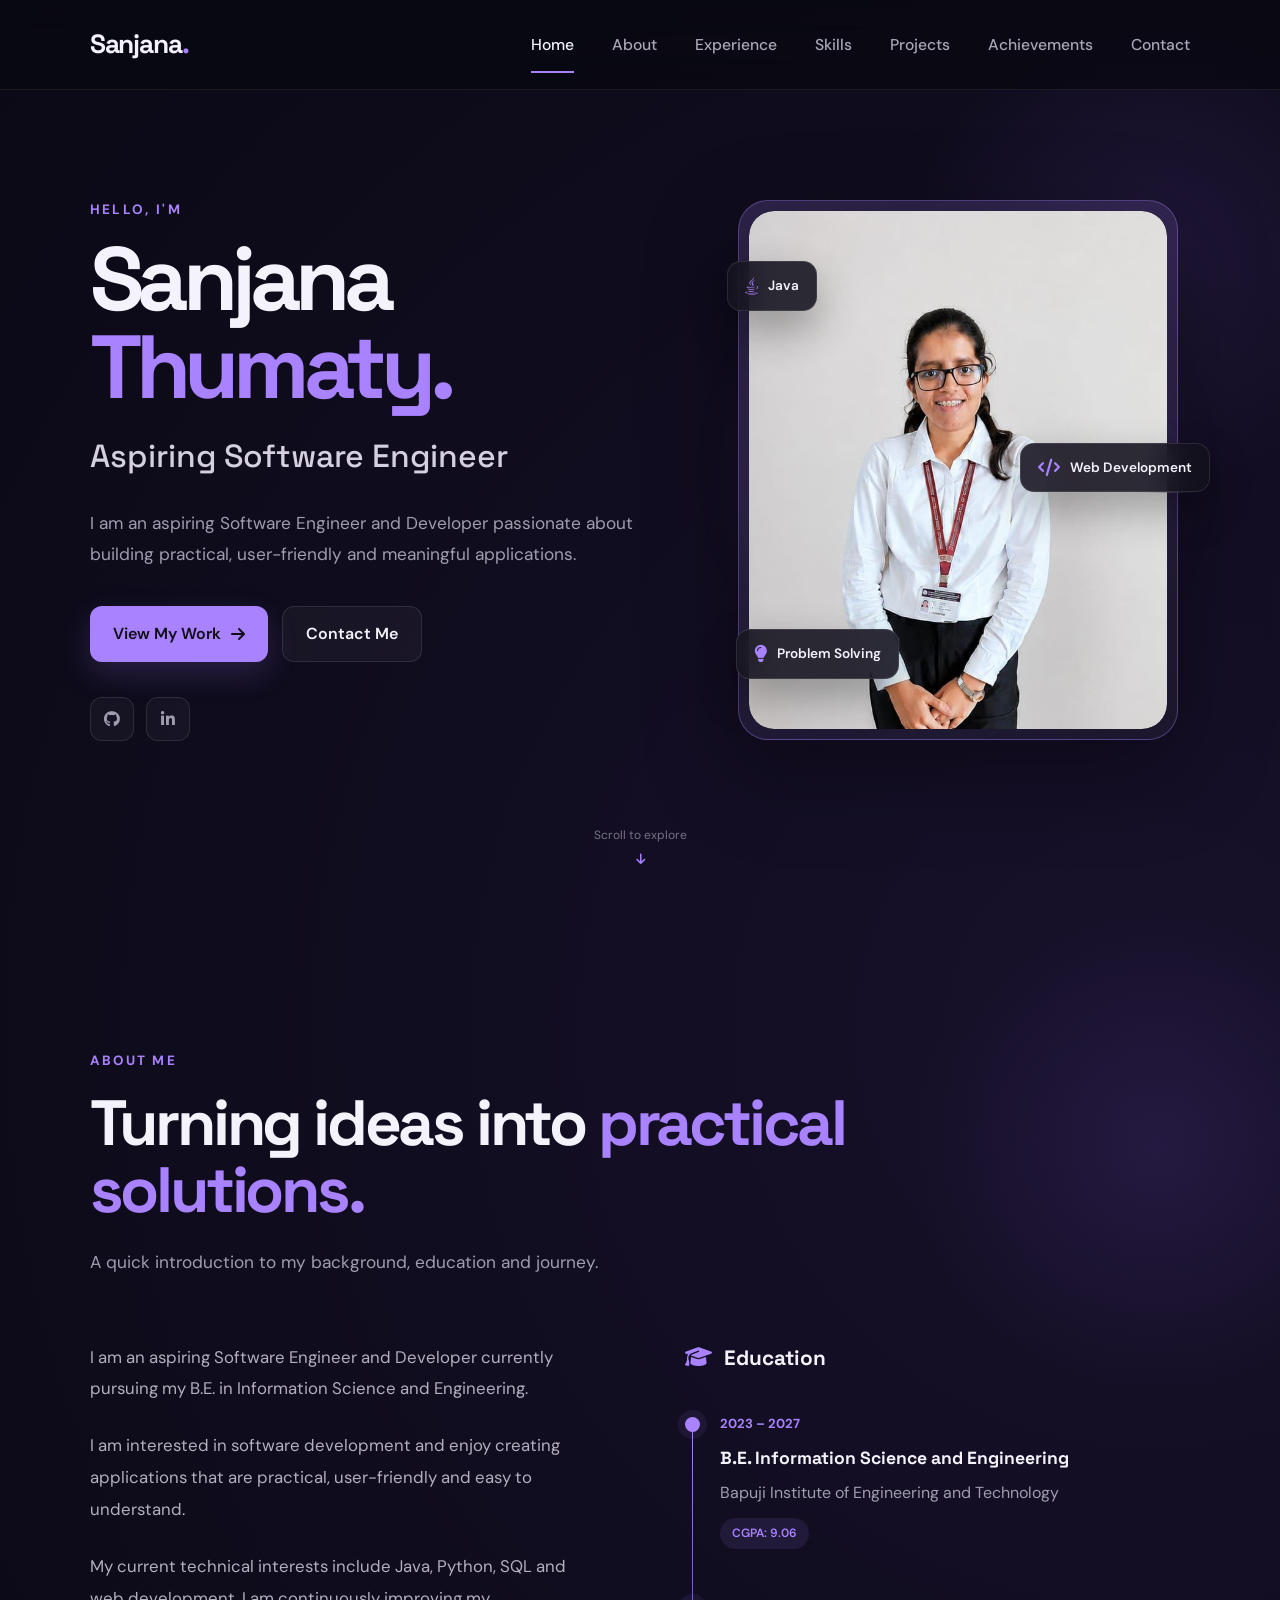
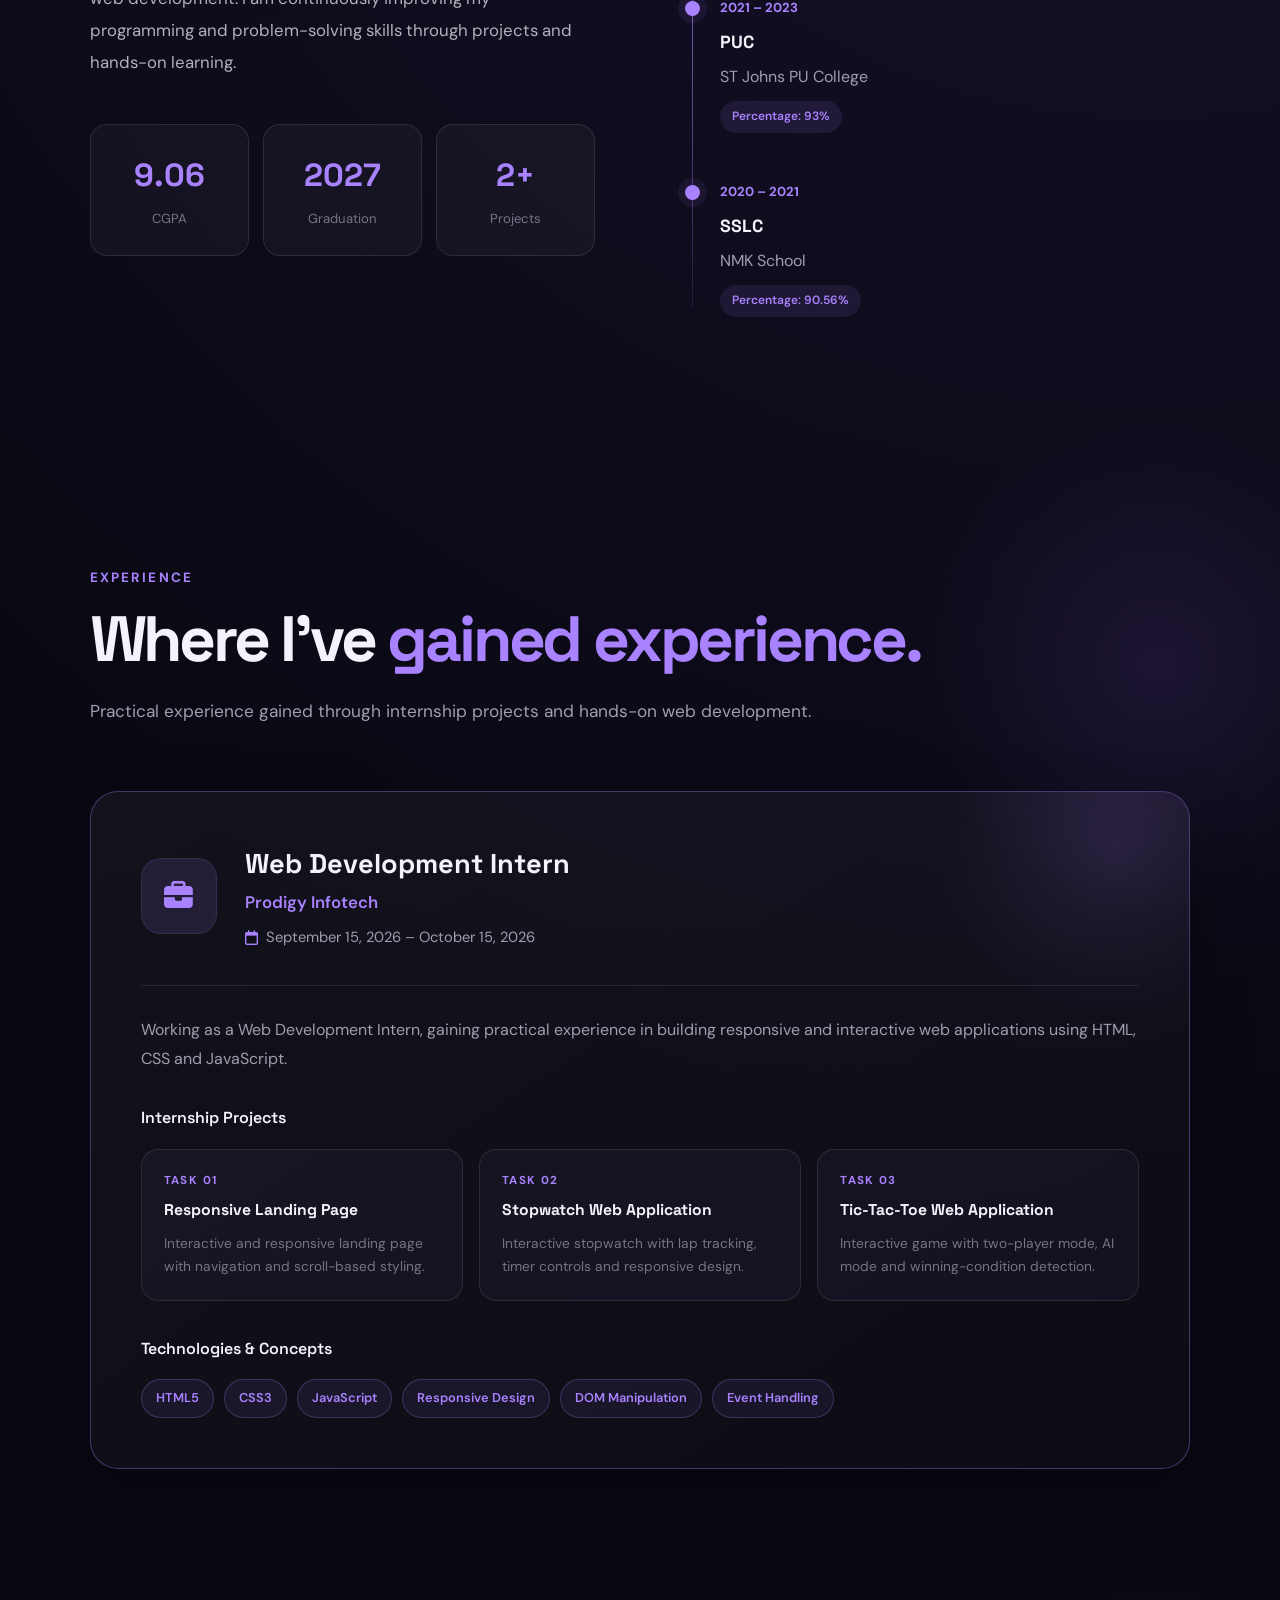
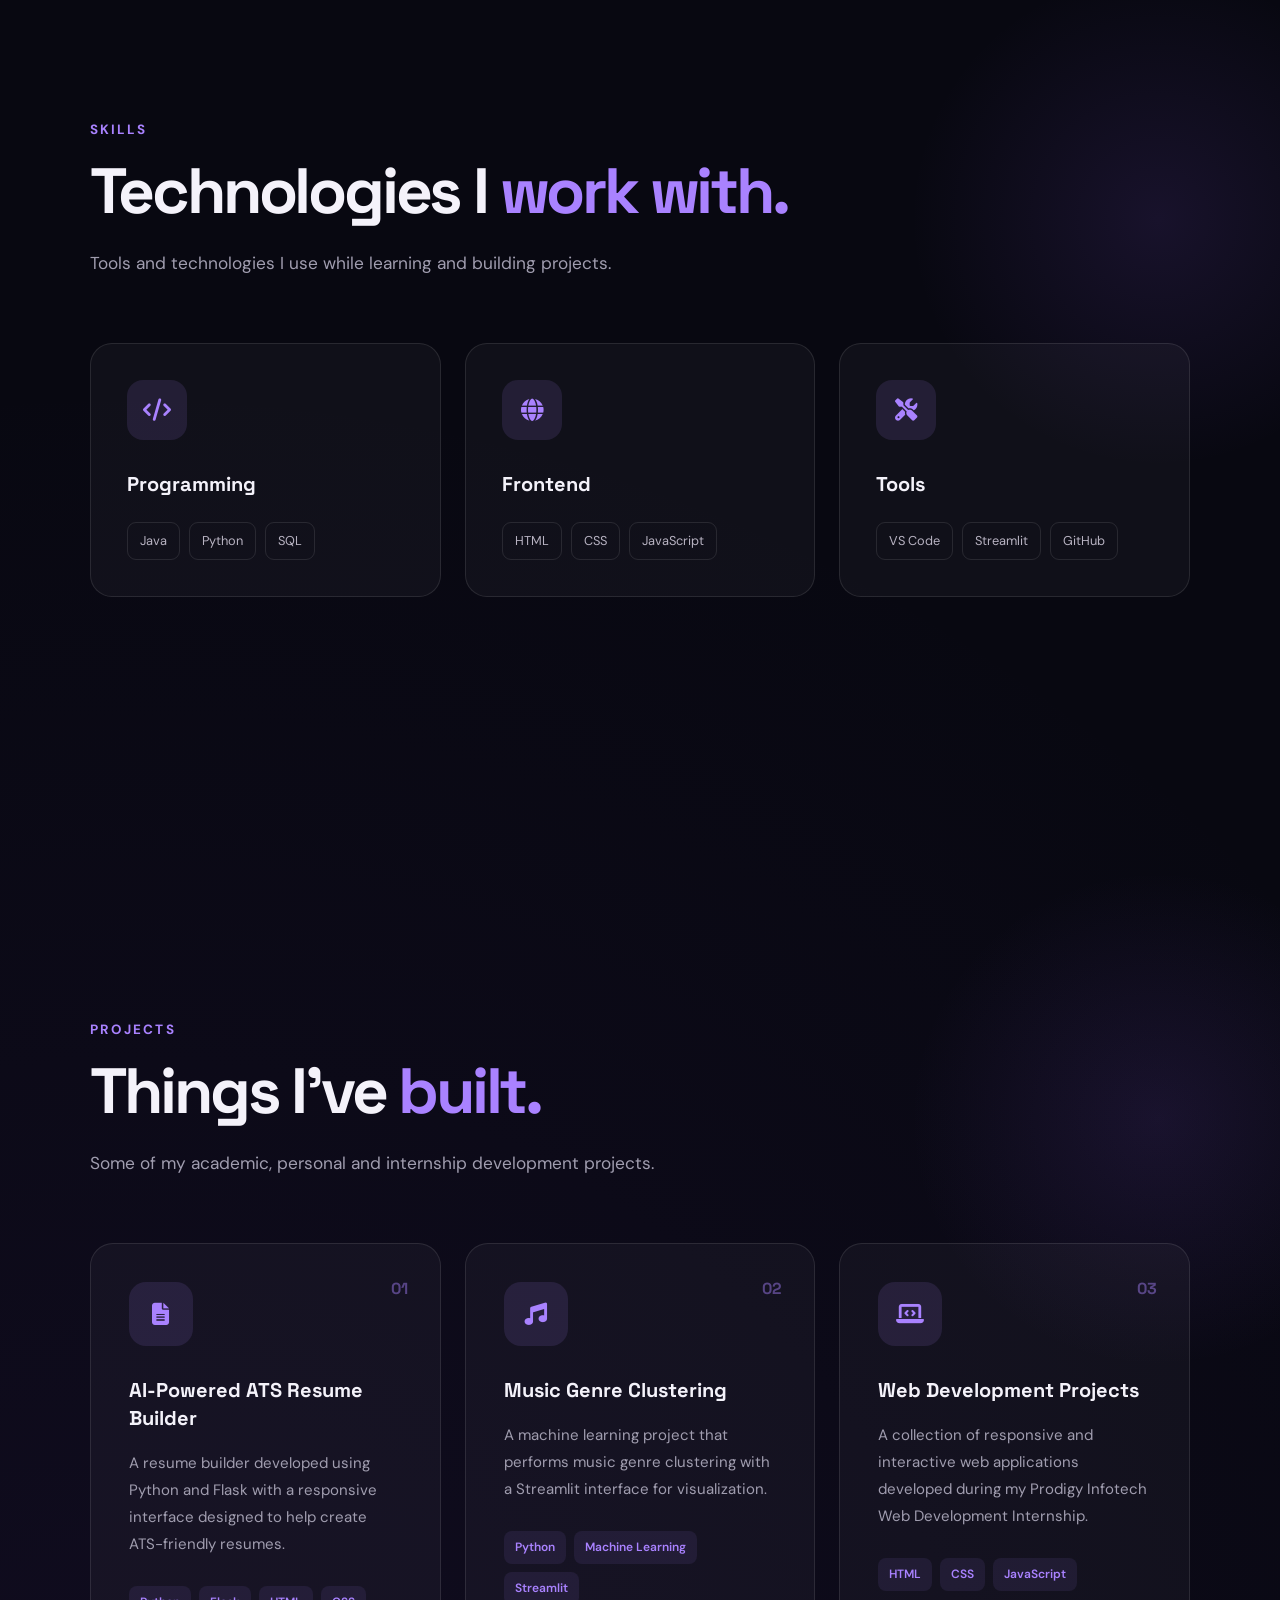
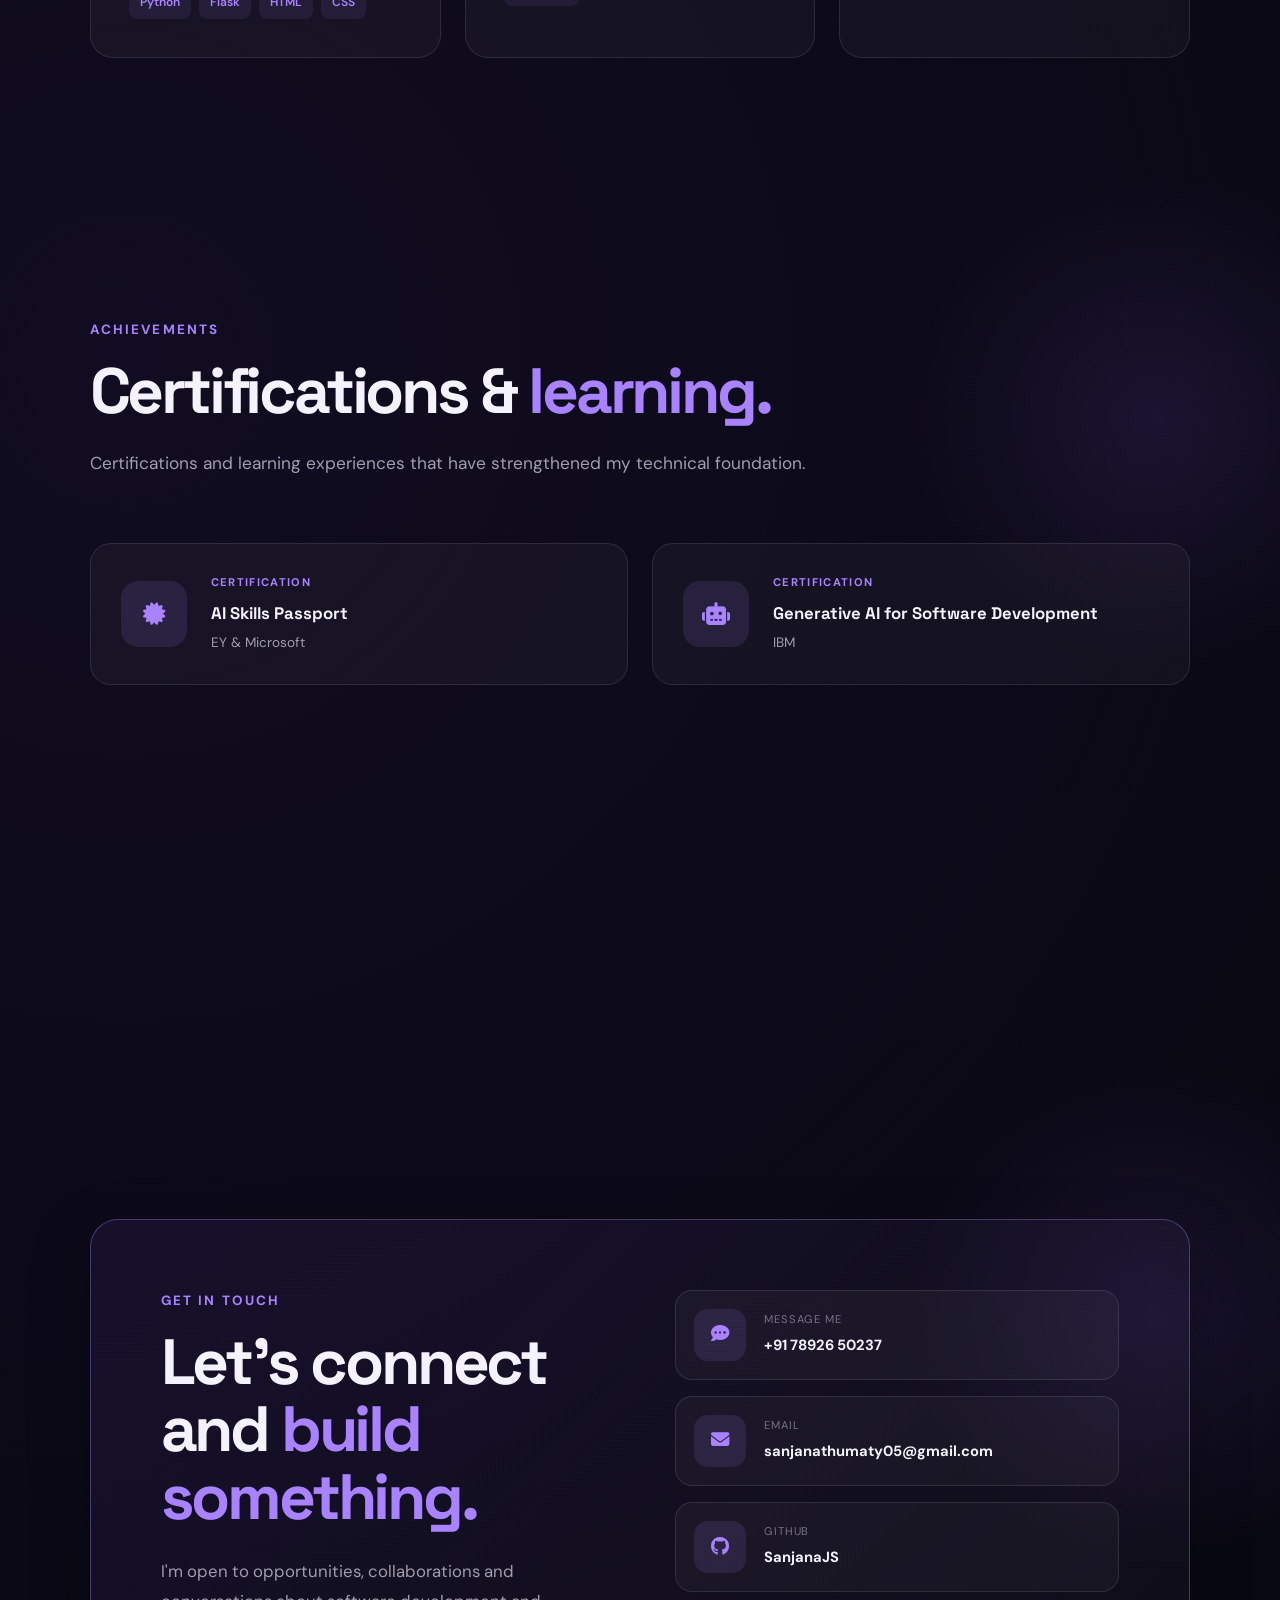
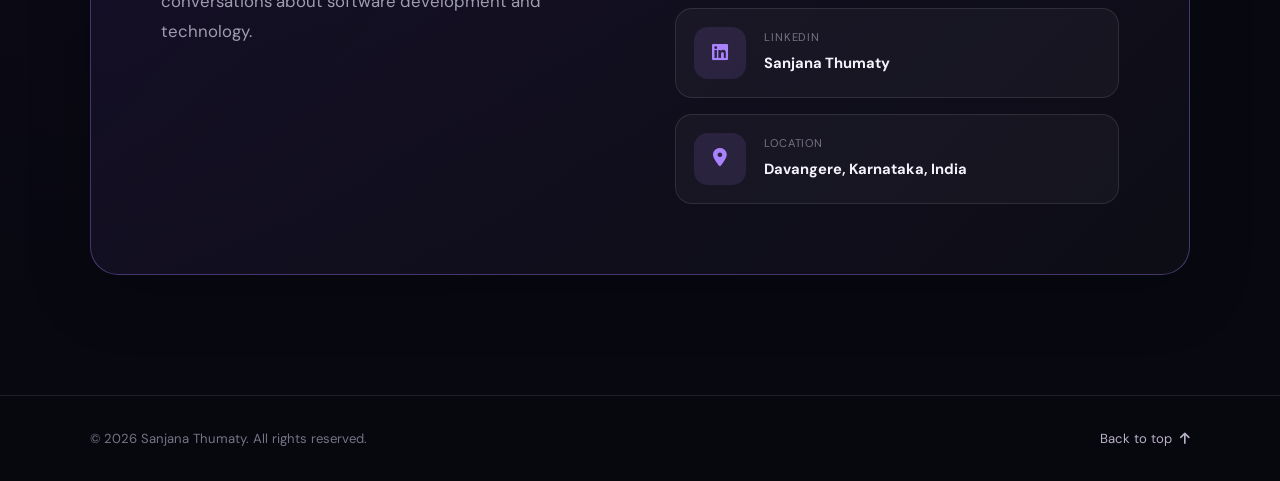
<file: index.html>
<!DOCTYPE html>
<html lang="en">
<head>
    <meta charset="UTF-8">
    <meta name="viewport" content="width=device-width, initial-scale=1.0">

    <title>Sanjana Thumaty | Software Engineer Portfolio</title>

    <meta
        name="description"
        content="Sanjana Thumaty - Aspiring Software Engineer and Developer Portfolio"
    >

    <!-- Google Fonts -->
    <link rel="preconnect" href="https://fonts.googleapis.com">
    <link rel="preconnect" href="https://fonts.gstatic.com" crossorigin>

    <link
        href="https://fonts.googleapis.com/css2?family=DM+Sans:wght@400;500;600;700&family=Space+Grotesk:wght@400;500;600;700&display=swap"
        rel="stylesheet"
    >

    <!-- Font Awesome -->
    <link
        rel="stylesheet"
        href="https://cdnjs.cloudflare.com/ajax/libs/font-awesome/6.5.2/css/all.min.css"
    >

    <!-- CSS -->
    <link rel="stylesheet" href="style.css">
</head>

<body>

    <!-- =========================
         NAVIGATION
    ========================== -->

    <header class="navbar">

        <div class="nav-container">

            <a href="#home" class="logo">
                Sanjana<span>.</span>
            </a>

            <nav class="nav-links" id="navLinks">

                <a href="#home" class="active">Home</a>
                <a href="#about">About</a>
                <a href="#experience">Experience</a>
                <a href="#skills">Skills</a>
                <a href="#projects">Projects</a>
                <a href="#achievements">Achievements</a>
                <a href="#contact">Contact</a>

            </nav>

            <button
                class="menu-toggle"
                id="menuToggle"
                aria-label="Open navigation menu"
                aria-expanded="false"
            >
                <i class="fa-solid fa-bars"></i>
            </button>

        </div>

    </header>


    <main>

        <!-- =========================
             HOME
        ========================== -->

        <section class="hero section" id="home">

            <div class="hero-container">

                <div class="hero-content">

                    <p class="eyebrow">
                        HELLO, I'M
                    </p>

                    <h1>
                        Sanjana
                        <span>Thumaty.</span>
                    </h1>

                    <h2>
                        Aspiring Software Engineer
                    </h2>

                    <p class="hero-description">
                        I am an aspiring Software Engineer and Developer
                        passionate about building practical, user-friendly
                        and meaningful applications.
                    </p>

                    <div class="hero-buttons">

                        <a href="#projects" class="btn btn-primary">
                            View My Work
                            <i class="fa-solid fa-arrow-right"></i>
                        </a>

                        <a href="#contact" class="btn btn-secondary">
                            Contact Me
                        </a>

                    </div>

                    <div class="social-links">

                        <a
                            href="https://github.com/SanjanaJS"
                            target="_blank"
                            rel="noopener noreferrer"
                            aria-label="GitHub"
                        >
                            <i class="fa-brands fa-github"></i>
                        </a>

                        <a
                            href="https://www.linkedin.com/in/sanjana-thumaty/"
                            target="_blank"
                            rel="noopener noreferrer"
                            aria-label="LinkedIn"
                        >
                            <i class="fa-brands fa-linkedin-in"></i>
                        </a>

                    </div>

                </div>


                <!-- Profile Card -->

                <div class="hero-visual">

                    <div class="profile-card">

                        <div class="profile-glow"></div>

                        <div class="profile-image">

                            <img
                                src="profile.jpeg"
                                alt="Sanjana Thumaty"
                            >

                        </div>

                    </div>


                    <!-- Floating Cards -->

                    <div class="floating-card floating-card-one">
                        <i class="fa-brands fa-java"></i>
                        <span>Java</span>
                    </div>

                    <div class="floating-card floating-card-two">
                        <i class="fa-solid fa-code"></i>
                        <span>Web Development</span>
                    </div>

                    <div class="floating-card floating-card-three">
                        <i class="fa-solid fa-lightbulb"></i>
                        <span>Problem Solving</span>
                    </div>

                </div>

            </div>


            <a href="#about" class="scroll-indicator">

                <span>Scroll to explore</span>

                <i class="fa-solid fa-arrow-down"></i>

            </a>

        </section>


        <!-- =========================
             ABOUT
        ========================== -->

        <section class="section about-section" id="about">

            <div class="section-container">

                <div class="section-heading">

                    <p class="section-label">
                        ABOUT ME
                    </p>

                    <h2>
                        Turning ideas into
                        <span>practical solutions.</span>
                    </h2>

                    <p class="section-subtitle">
                        A quick introduction to my background,
                        education and journey.
                    </p>

                </div>


                <div class="about-grid">

                    <!-- About Text -->

                    <div class="about-content">

                        <p>
                            I am an aspiring Software Engineer and Developer
                            currently pursuing my B.E. in Information Science
                            and Engineering.
                        </p>

                        <p>
                            I am interested in software development and enjoy
                            creating applications that are practical,
                            user-friendly and easy to understand.
                        </p>

                        <p>
                            My current technical interests include Java,
                            Python, SQL and web development. I am continuously
                            improving my programming and problem-solving skills
                            through projects and hands-on learning.
                        </p>


                        <!-- Stats -->

                        <div class="stats-grid">

                            <div class="stat-card">

                                <strong>9.06</strong>

                                <span>CGPA</span>

                            </div>

                            <div class="stat-card">

                                <strong>2027</strong>

                                <span>Graduation</span>

                            </div>

                            <div class="stat-card">

                                <strong>2+</strong>

                                <span>Projects</span>

                            </div>

                        </div>

                    </div>


                    <!-- Education -->

                    <div class="education">

                        <div class="education-title">

                            <i class="fa-solid fa-graduation-cap"></i>

                            <h3>Education</h3>

                        </div>


                        <div class="timeline">

                            <div class="timeline-item">

                                <div class="timeline-dot"></div>

                                <div class="timeline-content">

                                    <span class="timeline-date">
                                        2023 – 2027
                                    </span>

                                    <h4>
                                        B.E. Information Science and Engineering
                                    </h4>

                                    <p>
                                        Bapuji Institute of Engineering and Technology
                                    </p>

                                    <span class="timeline-badge">
                                        CGPA: 9.06
                                    </span>

                                </div>

                            </div>


                            <div class="timeline-item">

                                <div class="timeline-dot"></div>

                                <div class="timeline-content">

                                    <span class="timeline-date">
                                        2021 – 2023
                                    </span>

                                    <h4>
                                        PUC
                                    </h4>

                                    <p>
                                        ST Johns PU College
                                    </p>

                                    <span class="timeline-badge">
                                        Percentage: 93%
                                    </span>

                                </div>

                            </div>


                            <div class="timeline-item">

                                <div class="timeline-dot"></div>

                                <div class="timeline-content">

                                    <span class="timeline-date">
                                        2020 – 2021
                                    </span>

                                    <h4>
                                        SSLC
                                    </h4>

                                    <p>
                                        NMK School
                                    </p>

                                    <span class="timeline-badge">
                                        Percentage: 90.56%
                                    </span>

                                </div>

                            </div>

                        </div>

                    </div>

                </div>

            </div>

        </section>


        <!-- =========================
             EXPERIENCE
        ========================== -->

        <section class="section experience-section" id="experience">

            <div class="section-container">

                <div class="section-heading">

                    <p class="section-label">
                        EXPERIENCE
                    </p>

                    <h2>
                        Where I've
                        <span>gained experience.</span>
                    </h2>

                    <p class="section-subtitle">
                        Practical experience gained through internship
                        projects and hands-on web development.
                    </p>

                </div>


                <!-- Experience Card -->

                <div class="experience-card">

                    <div class="experience-header">

                        <div class="experience-icon">

                            <i class="fa-solid fa-briefcase"></i>

                        </div>


                        <div class="experience-heading">

                            <h3>
                                Web Development Intern
                            </h3>

                            <h4>
                                Prodigy Infotech
                            </h4>

                            <p class="experience-date">

                                <i class="fa-regular fa-calendar"></i>

                                September 15, 2026 – October 15, 2026

                            </p>

                        </div>

                    </div>


                    <div class="experience-details">

                        <p class="experience-description">
                            Working as a Web Development Intern, gaining
                            practical experience in building responsive and
                            interactive web applications using HTML, CSS
                            and JavaScript.
                        </p>


                        <h4 class="experience-subtitle">
                            Internship Projects
                        </h4>


                        <div class="experience-projects">

                            <div class="experience-project">

                                <span>
                                    TASK 01
                                </span>

                                <h5>
                                    Responsive Landing Page
                                </h5>

                                <p>
                                    Interactive and responsive landing page
                                    with navigation and scroll-based styling.
                                </p>

                            </div>


                            <div class="experience-project">

                                <span>
                                    TASK 02
                                </span>

                                <h5>
                                    Stopwatch Web Application
                                </h5>

                                <p>
                                    Interactive stopwatch with lap tracking,
                                    timer controls and responsive design.
                                </p>

                            </div>


                            <div class="experience-project">

                                <span>
                                    TASK 03
                                </span>

                                <h5>
                                    Tic-Tac-Toe Web Application
                                </h5>

                                <p>
                                    Interactive game with two-player mode,
                                    AI mode and winning-condition detection.
                                </p>

                            </div>

                        </div>


                        <h4 class="experience-subtitle">
                            Technologies & Concepts
                        </h4>


                        <div class="experience-tags">

                            <span>HTML5</span>
                            <span>CSS3</span>
                            <span>JavaScript</span>
                            <span>Responsive Design</span>
                            <span>DOM Manipulation</span>
                            <span>Event Handling</span>

                        </div>

                    </div>

                </div>

            </div>

        </section>


        <!-- =========================
             SKILLS
        ========================== -->

        <section class="section skills-section" id="skills">

            <div class="section-container">

                <div class="section-heading">

                    <p class="section-label">
                        SKILLS
                    </p>

                    <h2>
                        Technologies I
                        <span>work with.</span>
                    </h2>

                    <p class="section-subtitle">
                        Tools and technologies I use while learning
                        and building projects.
                    </p>

                </div>


                <div class="skills-grid">

                    <!-- Programming -->

                    <div class="skill-card">

                        <div class="skill-icon">
                            <i class="fa-solid fa-code"></i>
                        </div>

                        <h3>
                            Programming
                        </h3>

                        <div class="skill-tags">

                            <span>Java</span>
                            <span>Python</span>
                            <span>SQL</span>

                        </div>

                    </div>


                    <!-- Frontend -->

                    <div class="skill-card">

                        <div class="skill-icon">
                            <i class="fa-solid fa-globe"></i>
                        </div>

                        <h3>
                            Frontend
                        </h3>

                        <div class="skill-tags">

                            <span>HTML</span>
                            <span>CSS</span>
                            <span>JavaScript</span>

                        </div>

                    </div>


                    <!-- Tools -->

                    <div class="skill-card">

                        <div class="skill-icon">
                            <i class="fa-solid fa-screwdriver-wrench"></i>
                        </div>

                        <h3>
                            Tools
                        </h3>

                        <div class="skill-tags">

                            <span>VS Code</span>
                            <span>Streamlit</span>
                            <span>GitHub</span>

                        </div>

                    </div>

                </div>

            </div>

        </section>


        <!-- =========================
             PROJECTS
        ========================== -->

        <section class="section projects-section" id="projects">

            <div class="section-container">

                <div class="section-heading">

                    <p class="section-label">
                        PROJECTS
                    </p>

                    <h2>
                        Things I've
                        <span>built.</span>
                    </h2>

                    <p class="section-subtitle">
                        Some of my academic, personal and internship
                        development projects.
                    </p>

                </div>


                <div class="projects-grid">

                    <!-- Project 1 -->

                    <article class="project-card">

                        <span class="project-number">
                            01
                        </span>

                        <div class="project-icon">

                            <i class="fa-solid fa-file-lines"></i>

                        </div>

                        <h3>
                            AI-Powered ATS Resume Builder
                        </h3>

                        <p>
                            A resume builder developed using Python and
                            Flask with a responsive interface designed
                            to help create ATS-friendly resumes.
                        </p>

                        <div class="project-tags">

                            <span>Python</span>
                            <span>Flask</span>
                            <span>HTML</span>
                            <span>CSS</span>

                        </div>

                    </article>


                    <!-- Project 2 -->

                    <article class="project-card">

                        <span class="project-number">
                            02
                        </span>

                        <div class="project-icon">

                            <i class="fa-solid fa-music"></i>

                        </div>

                        <h3>
                            Music Genre Clustering
                        </h3>

                        <p>
                            A machine learning project that performs
                            music genre clustering with a Streamlit
                            interface for visualization.
                        </p>

                        <div class="project-tags">

                            <span>Python</span>
                            <span>Machine Learning</span>
                            <span>Streamlit</span>

                        </div>

                    </article>


                    <!-- Project 3 -->

                    <article class="project-card">

                        <span class="project-number">
                            03
                        </span>

                        <div class="project-icon">

                            <i class="fa-solid fa-laptop-code"></i>

                        </div>

                        <h3>
                            Web Development Projects
                        </h3>

                        <p>
                            A collection of responsive and interactive
                            web applications developed during my Prodigy
                            Infotech Web Development Internship.
                        </p>

                        <div class="project-tags">

                            <span>HTML</span>
                            <span>CSS</span>
                            <span>JavaScript</span>

                        </div>

                    </article>

                </div>

            </div>

        </section>


        <!-- =========================
             ACHIEVEMENTS
        ========================== -->

        <section class="section achievements-section" id="achievements">

            <div class="section-container">

                <div class="section-heading">

                    <p class="section-label">
                        ACHIEVEMENTS
                    </p>

                    <h2>
                        Certifications &
                        <span>learning.</span>
                    </h2>

                    <p class="section-subtitle">
                        Certifications and learning experiences that have
                        strengthened my technical foundation.
                    </p>

                </div>


                <div class="certifications-grid">

                    <!-- Certification 1 -->

                    <div class="certification-card">

                        <div class="certification-icon">

                            <i class="fa-solid fa-certificate"></i>

                        </div>

                        <div>

                            <span class="certification-label">
                                CERTIFICATION
                            </span>

                            <h3>
                                AI Skills Passport
                            </h3>

                            <p>
                                EY & Microsoft
                            </p>

                        </div>

                    </div>


                    <!-- Certification 2 -->

                    <div class="certification-card">

                        <div class="certification-icon">

                            <i class="fa-solid fa-robot"></i>

                        </div>

                        <div>

                            <span class="certification-label">
                                CERTIFICATION
                            </span>

                            <h3>
                                Generative AI for Software Development
                            </h3>

                            <p>
                                IBM
                            </p>

                        </div>

                    </div>

                </div>

            </div>

        </section>


        <!-- =========================
             CONTACT
        ========================== -->

        <section class="section contact-section" id="contact">

            <div class="section-container">

                <div class="contact-box">

                    <div class="contact-intro">

                        <p class="section-label">
                            GET IN TOUCH
                        </p>

                        <h2>
                            Let's connect and
                            <span>build something.</span>
                        </h2>

                        <p>
                            I'm open to opportunities, collaborations and
                            conversations about software development
                            and technology.
                        </p>

                    </div>


                    <div class="contact-links">
                        <!-- WhatsApp Message -->
                    <a
                        href="https://wa.me/917892650237"
                        target="_blank"
                        rel="noopener noreferrer"
                        class="contact-link"
                        >
                        <div class="contact-icon">
                            <i class="fa-solid fa-comment-dots"></i>
                        </div>

                        <div>
                            <span>MESSAGE ME</span>
                            <strong>+91 78926 50237</strong>
                        </div>
                    </a>

                        <!-- Email -->

                        <a
                            href="https://mail.google.com/mail/?view=cm&fs=1&to=sanjanathumaty05@gmail.com"
                            target="_blank"
                            rel="noopener noreferrer"
                            class="contact-link"
                        >

                            <div class="contact-icon">

                                <i class="fa-solid fa-envelope"></i>

                            </div>

                            <div>

                                <span>
                                    EMAIL
                                </span>

                                <strong>
                                    sanjanathumaty05@gmail.com
                                </strong>

                            </div>

                        </a>


                        <!-- GitHub -->

                        <a
                            href="https://github.com/SanjanaJS"
                            target="_blank"
                            rel="noopener noreferrer"
                            class="contact-link"
                        >

                            <div class="contact-icon">

                                <i class="fa-brands fa-github"></i>

                            </div>

                            <div>

                                <span>
                                    GITHUB
                                </span>

                                <strong>
                                    SanjanaJS
                                </strong>

                            </div>

                        </a>


                        <!-- LinkedIn -->

                        <a
                            href="https://www.linkedin.com/in/sanjana-thumaty/"
                            target="_blank"
                            rel="noopener noreferrer"
                            class="contact-link"
                        >

                            <div class="contact-icon">

                                <i class="fa-brands fa-linkedin"></i>

                            </div>

                            <div>

                                <span>
                                    LINKEDIN
                                </span>

                                <strong>
                                    Sanjana Thumaty
                                </strong>

                            </div>

                        </a>


                        <!-- Location -->

                        <div class="contact-link contact-location">

                            <div class="contact-icon">

                                <i class="fa-solid fa-location-dot"></i>

                            </div>

                            <div>

                                <span>
                                    LOCATION
                                </span>

                                <strong>
                                    Davangere, Karnataka, India
                                </strong>

                            </div>

                        </div>

                    </div>

                </div>

            </div>

        </section>

    </main>


    <!-- =========================
         FOOTER
    ========================== -->

    <footer class="footer">

        <div class="footer-container">

            <p>
                © 2026 Sanjana Thumaty. All rights reserved.
            </p>

            <a href="#home">
                Back to top
                <i class="fa-solid fa-arrow-up"></i>
            </a>

        </div>

    </footer>


    <!-- JavaScript -->
    <script src="script.js"></script>

</body>
</html>
</file>
<file: style.css>
/* =========================================
   ROOT VARIABLES
========================================= */

:root {
    --bg: #080811;
    --bg-secondary: #0d0c17;
    --card: #15141e;
    --card-hover: #1a1826;

    --text-primary: #f4f2fa;
    --text-secondary: #a09daf;
    --text-muted: #777386;

    --accent: #a982ff;
    --accent-light: #b99cff;
    --accent-dark: #8057d8;

    --border-color: rgba(255, 255, 255, 0.10);
    --border-accent: rgba(169, 130, 255, 0.35);

    --shadow:
        0 20px 60px rgba(0, 0, 0, 0.25);

    --radius: 24px;

    --font-main: "DM Sans", sans-serif;
    --font-heading: "Space Grotesk", sans-serif;
}


/* =========================================
   RESET
========================================= */

* {
    margin: 0;
    padding: 0;
    box-sizing: border-box;
}

html {
    scroll-behavior: smooth;
    scroll-padding-top: 90px;
}

body {
    background:
        radial-gradient(
            circle at 90% 15%,
            rgba(111, 65, 190, 0.15),
            transparent 30%
        ),
        radial-gradient(
            circle at 10% 75%,
            rgba(84, 45, 150, 0.12),
            transparent 30%
        ),
        var(--bg);

    color: var(--text-primary);
    font-family: var(--font-main);
    line-height: 1.6;
    overflow-x: hidden;
}

a {
    text-decoration: none;
    color: inherit;
}

button {
    font-family: inherit;
}

img {
    max-width: 100%;
}


/* =========================================
   SCROLLBAR
========================================= */

::-webkit-scrollbar {
    width: 8px;
}

::-webkit-scrollbar-track {
    background: var(--bg);
}

::-webkit-scrollbar-thumb {
    background: rgba(169, 130, 255, 0.45);
    border-radius: 20px;
}

::-webkit-scrollbar-thumb:hover {
    background: var(--accent);
}


/* =========================================
   NAVBAR
========================================= */

.navbar {
    position: fixed;
    top: 0;
    left: 0;

    width: 100%;
    height: 90px;

    z-index: 1000;

    background: rgba(8, 8, 17, 0.78);

    backdrop-filter: blur(18px);
    -webkit-backdrop-filter: blur(18px);

    border-bottom: 1px solid rgba(255, 255, 255, 0.07);

    transition: 0.3s ease;
}

.navbar.scrolled {
    height: 76px;

    background: rgba(8, 8, 17, 0.94);

    box-shadow:
        0 10px 35px rgba(0, 0, 0, 0.25);
}

.nav-container {
    width: min(1400px, 86%);
    height: 100%;

    margin: auto;

    display: flex;
    align-items: center;
    justify-content: space-between;
}

.logo {
    font-family: var(--font-heading);

    font-size: 1.65rem;
    font-weight: 700;

    color: var(--text-primary);

    letter-spacing: -0.04em;
}

.logo span {
    color: var(--accent);
}

.nav-links {
    display: flex;
    align-items: center;
    gap: 38px;
}

.nav-links a {
    position: relative;

    color: #aaa6b6;

    font-size: 0.98rem;
    font-weight: 500;

    padding: 33px 0;

    transition: 0.3s ease;
}

.nav-links a:hover,
.nav-links a.active {
    color: var(--text-primary);
}

.nav-links a::after {
    content: "";

    position: absolute;

    left: 0;
    bottom: 17px;

    width: 0;
    height: 2px;

    background: var(--accent);

    transition: 0.3s ease;
}

.nav-links a:hover::after,
.nav-links a.active::after {
    width: 100%;
}

.menu-toggle {
    display: none;

    width: 44px;
    height: 44px;

    border: 1px solid var(--border-color);
    border-radius: 12px;

    background: rgba(255, 255, 255, 0.04);

    color: var(--text-primary);

    font-size: 1.1rem;

    cursor: pointer;
}


/* =========================================
   COMMON SECTION
========================================= */

.section {
    position: relative;

    min-height: 100vh;

    padding:
        150px 0
        100px;

    overflow: hidden;
}

.section::before {
    content: "";

    position: absolute;

    top: 0;
    right: -10%;

    width: 500px;
    height: 500px;

    background:
        radial-gradient(
            circle,
            rgba(132, 85, 220, 0.13),
            transparent 70%
        );

    pointer-events: none;
}

.section-container {
    position: relative;
    z-index: 1;

    width: min(1280px, 86%);

    margin: 0 auto;
}

.section-heading {
    margin-bottom: 65px;
}

.section-label {
    margin-bottom: 18px;

    color: var(--accent);

    font-size: 0.84rem;
    font-weight: 700;

    letter-spacing: 0.16em;
}

.section-heading h2 {
    max-width: 850px;

    font-family: var(--font-heading);

    font-size: clamp(3rem, 5vw, 5.2rem);

    line-height: 1.05;

    letter-spacing: -0.05em;

    color: var(--text-primary);
}

.section-heading h2 span {
    color: var(--accent);
}

.section-subtitle {
    margin-top: 25px;

    max-width: 780px;

    color: var(--text-secondary);

    font-size: 1.08rem;
}


/* =========================================
   HERO
========================================= */

.hero {
    min-height: 100vh;

    display: flex;
    align-items: center;

    padding-top: 140px;
}

.hero-container {
    position: relative;

    width: min(1280px, 86%);

    margin: 0 auto;

    display: grid;

    grid-template-columns: 1.1fr 0.9fr;

    align-items: center;

    gap: 70px;
}

.eyebrow {
    margin-bottom: 15px;

    color: var(--accent);

    font-size: 0.85rem;
    font-weight: 700;

    letter-spacing: 0.18em;
}

.hero-content h1 {
    font-family: var(--font-heading);

    font-size: clamp(4rem, 7vw, 7rem);

    line-height: 0.98;

    letter-spacing: -0.07em;

    margin-bottom: 20px;
}

.hero-content h1 span {
    color: var(--accent);
}

.hero-content h2 {
    margin-bottom: 25px;

    font-family: var(--font-heading);

    font-size: clamp(1.5rem, 2.5vw, 2.1rem);

    font-weight: 500;

    color: #d5d0df;
}

.hero-description {
    max-width: 650px;

    color: var(--text-secondary);

    font-size: 1.08rem;

    line-height: 1.85;
}

.hero-buttons {
    display: flex;
    flex-wrap: wrap;

    gap: 14px;

    margin-top: 35px;
}

.btn {
    display: inline-flex;

    align-items: center;
    justify-content: center;

    gap: 10px;

    padding: 14px 23px;

    border-radius: 12px;

    font-weight: 600;

    transition: 0.3s ease;
}

.btn-primary {
    background: var(--accent);

    color: #100d18;

    box-shadow:
        0 12px 30px rgba(169, 130, 255, 0.18);
}

.btn-primary:hover {
    transform: translateY(-3px);

    background: var(--accent-light);

    box-shadow:
        0 16px 35px rgba(169, 130, 255, 0.28);
}

.btn-secondary {
    border: 1px solid var(--border-color);

    background: rgba(255, 255, 255, 0.04);

    color: var(--text-primary);
}

.btn-secondary:hover {
    transform: translateY(-3px);

    border-color: var(--border-accent);

    background: rgba(169, 130, 255, 0.08);
}

.social-links {
    display: flex;

    gap: 12px;

    margin-top: 35px;
}

.social-links a {
    width: 44px;
    height: 44px;

    display: flex;

    align-items: center;
    justify-content: center;

    border: 1px solid var(--border-color);

    border-radius: 12px;

    background: rgba(255, 255, 255, 0.035);

    color: var(--text-secondary);

    transition: 0.3s ease;
}

.social-links a:hover {
    color: var(--accent);

    border-color: var(--border-accent);

    transform: translateY(-3px);
}


/* =========================================
   HERO PROFILE
========================================= */

.hero-visual {
    position: relative;

    min-height: 550px;

    display: flex;

    align-items: center;
    justify-content: center;
}

.profile-card {
    position: relative;

    width: min(440px, 100%);
    height: 540px;

    padding: 10px;

    border-radius: 30px;

    background:
        linear-gradient(
            145deg,
            rgba(169, 130, 255, 0.18),
            rgba(255, 255, 255, 0.03)
        );

    border: 1px solid var(--border-accent);

    box-shadow:
        0 30px 90px rgba(0, 0, 0, 0.35);
}

.profile-image {
    position: relative;

    width: 100%;
    height: 100%;

    overflow: hidden;

    border-radius: 25px;

    background: #161622;
}

.profile-image img {
    width: 100%;
    height: 100%;

    display: block;

    object-fit: cover;

    object-position: center;

    border-radius: inherit;
}

.profile-glow {
    position: absolute;

    inset: -20px;

    background:
        radial-gradient(
            circle,
            rgba(169, 130, 255, 0.25),
            transparent 65%
        );

    filter: blur(20px);

    z-index: -1;
}


/* =========================================
   FLOATING CARDS
========================================= */

.floating-card {
    position: absolute;

    display: flex;
    align-items: center;

    gap: 10px;

    padding: 13px 17px;

    border: 1px solid var(--border-color);

    border-radius: 14px;

    background: rgba(20, 18, 30, 0.88);

    backdrop-filter: blur(15px);

    box-shadow:
        0 18px 40px rgba(0, 0, 0, 0.3);

    color: var(--text-primary);

    font-size: 0.85rem;
    font-weight: 600;

    animation: floatCard 4s ease-in-out infinite;
}

.floating-card i {
    color: var(--accent);

    font-size: 1.1rem;
}

.floating-card-one {
    top: 12%;
    left: 0;
}

.floating-card-two {
    top: 45%;
    right: -20px;

    animation-delay: 1s;
}

.floating-card-three {
    bottom: 12%;
    left: 2%;

    animation-delay: 2s;
}

@keyframes floatCard {

    0%,
    100% {
        transform: translateY(0);
    }

    50% {
        transform: translateY(-10px);
    }
}


/* =========================================
   SCROLL INDICATOR
========================================= */

.scroll-indicator {
    position: absolute;

    bottom: 35px;
    left: 50%;

    transform: translateX(-50%);

    display: flex;
    flex-direction: column;

    align-items: center;

    gap: 8px;

    color: var(--text-muted);

    font-size: 0.75rem;

    transition: 0.3s ease;
}

.scroll-indicator i {
    color: var(--accent);

    animation: scrollArrow 1.8s infinite;
}

@keyframes scrollArrow {

    0%,
    100% {
        transform: translateY(0);
    }

    50% {
        transform: translateY(6px);
    }
}


/* =========================================
   ABOUT
========================================= */

.about-grid {
    display: grid;

    grid-template-columns: 1fr 1fr;

    gap: 90px;

    align-items: start;
}

.about-content p {
    margin-bottom: 25px;

    color: #b4afbf;

    font-size: 1.05rem;

    line-height: 1.9;
}


/* =========================================
   STATS
========================================= */

.stats-grid {
    display: grid;

    grid-template-columns: repeat(3, 1fr);

    gap: 14px;

    margin-top: 45px;
}

.stat-card {
    padding: 25px 15px;

    text-align: center;

    border: 1px solid var(--border-color);

    border-radius: 17px;

    background: rgba(255, 255, 255, 0.035);

    transition: 0.3s ease;
}

.stat-card:hover {
    transform: translateY(-5px);

    border-color: var(--border-accent);

    background: rgba(169, 130, 255, 0.06);
}

.stat-card strong {
    display: block;

    margin-bottom: 4px;

    color: var(--accent);

    font-family: var(--font-heading);

    font-size: 2rem;
}

.stat-card span {
    color: var(--text-muted);

    font-size: 0.82rem;
}


/* =========================================
   EDUCATION
========================================= */

.education-title {
    display: flex;

    align-items: center;

    gap: 12px;

    margin-bottom: 35px;
}

.education-title i {
    color: var(--accent);

    font-size: 1.35rem;
}

.education-title h3 {
    font-family: var(--font-heading);

    font-size: 1.3rem;
}

.timeline {
    position: relative;

    padding-left: 35px;
}

.timeline::before {
    content: "";

    position: absolute;

    left: 7px;
    top: 10px;
    bottom: 10px;

    width: 1px;

    background:
        linear-gradient(
            to bottom,
            var(--accent),
            rgba(169, 130, 255, 0.12)
        );
}

.timeline-item {
    position: relative;

    padding-bottom: 45px;
}

.timeline-item:last-child {
    padding-bottom: 0;
}

.timeline-dot {
    position: absolute;

    left: -35px;
    top: 7px;

    width: 15px;
    height: 15px;

    border-radius: 50%;

    background: var(--accent);

    box-shadow:
        0 0 0 7px rgba(169, 130, 255, 0.08);
}

.timeline-date {
    display: inline-block;

    margin-bottom: 10px;

    color: var(--accent);

    font-size: 0.82rem;

    font-weight: 700;
}

.timeline-content h4 {
    margin-bottom: 8px;

    font-family: var(--font-heading);

    font-size: 1.1rem;
}

.timeline-content p {
    margin-bottom: 12px;

    color: var(--text-secondary);
}

.timeline-badge {
    display: inline-block;

    padding: 6px 12px;

    border-radius: 999px;

    background: rgba(169, 130, 255, 0.10);

    color: var(--accent);

    font-size: 0.75rem;

    font-weight: 600;
}


/* =========================================
   EXPERIENCE
========================================= */

.experience-section {
    min-height: auto;
}

.experience-card {
    position: relative;

    padding: 50px;

    border: 1px solid var(--border-accent);

    border-radius: 28px;

    background:
        linear-gradient(
            145deg,
            rgba(255, 255, 255, 0.045),
            rgba(255, 255, 255, 0.02)
        );

    box-shadow:
        var(--shadow);

    overflow: hidden;
}

.experience-card::before {
    content: "";

    position: absolute;

    top: -120px;
    right: -100px;

    width: 350px;
    height: 350px;

    background:
        radial-gradient(
            circle,
            rgba(169, 130, 255, 0.12),
            transparent 70%
        );

    pointer-events: none;
}

.experience-header {
    position: relative;
    z-index: 1;

    display: flex;

    align-items: center;

    gap: 28px;

    padding-bottom: 35px;

    border-bottom: 1px solid var(--border-color);
}

.experience-icon {
    flex-shrink: 0;

    width: 76px;
    height: 76px;

    display: flex;

    align-items: center;
    justify-content: center;

    border-radius: 20px;

    background:
        rgba(169, 130, 255, 0.12);

    color: var(--accent);

    font-size: 1.8rem;

    border: 1px solid rgba(169, 130, 255, 0.12);
}

.experience-heading h3 {
    margin-bottom: 4px;

    font-family: var(--font-heading);

    font-size: 1.7rem;
}

.experience-heading h4 {
    margin-bottom: 10px;

    color: var(--accent);

    font-size: 1.05rem;

    font-weight: 600;
}

.experience-date {
    display: flex;

    align-items: center;

    gap: 8px;

    color: var(--text-secondary);

    font-size: 0.92rem;
}

.experience-date i {
    color: var(--accent);
}

.experience-details {
    position: relative;
    z-index: 1;

    margin-top: 30px;
}

.experience-description {
    max-width: 1000px;

    margin-bottom: 32px;

    color: var(--text-secondary);

    font-size: 1rem;

    line-height: 1.8;
}

.experience-subtitle {
    margin-bottom: 18px;

    color: var(--text-primary);

    font-family: var(--font-heading);

    font-size: 1rem;

    font-weight: 600;
}

.experience-projects {
    display: grid;

    grid-template-columns: repeat(3, 1fr);

    gap: 16px;

    margin-bottom: 35px;
}

.experience-project {
    padding: 22px;

    border: 1px solid var(--border-color);

    border-radius: 17px;

    background:
        rgba(169, 130, 255, 0.045);

    transition: 0.3s ease;
}

.experience-project:hover {
    transform: translateY(-5px);

    border-color: var(--border-accent);

    background:
        rgba(169, 130, 255, 0.08);

    box-shadow:
        0 15px 35px rgba(0, 0, 0, 0.2);
}

.experience-project span {
    display: block;

    margin-bottom: 9px;

    color: var(--accent);

    font-size: 0.72rem;

    font-weight: 700;

    letter-spacing: 0.12em;
}

.experience-project h5 {
    margin-bottom: 10px;

    color: var(--text-primary);

    font-family: var(--font-heading);

    font-size: 0.98rem;

    line-height: 1.45;
}

.experience-project p {
    color: var(--text-muted);

    font-size: 0.86rem;

    line-height: 1.65;
}

.experience-tags {
    display: flex;

    flex-wrap: wrap;

    gap: 10px;
}

.experience-tags span {
    padding: 8px 14px;

    border: 1px solid rgba(169, 130, 255, 0.25);

    border-radius: 999px;

    background:
        rgba(169, 130, 255, 0.08);

    color: var(--accent);

    font-size: 0.8rem;

    font-weight: 600;

    transition: 0.3s ease;
}

.experience-tags span:hover {
    border-color: var(--accent);

    background:
        rgba(169, 130, 255, 0.14);

    transform: translateY(-2px);
}


/* =========================================
   SKILLS
========================================= */

.skills-grid {
    display: grid;

    grid-template-columns: repeat(3, 1fr);

    gap: 24px;
}

.skill-card {
    padding: 36px;

    border: 1px solid var(--border-color);

    border-radius: 22px;

    background:
        rgba(255, 255, 255, 0.035);

    transition: 0.3s ease;
}

.skill-card:hover {
    transform: translateY(-7px);

    border-color: var(--border-accent);

    background:
        rgba(169, 130, 255, 0.055);

    box-shadow:
        0 20px 45px rgba(0, 0, 0, 0.2);
}

.skill-icon {
    width: 60px;
    height: 60px;

    display: flex;

    align-items: center;
    justify-content: center;

    margin-bottom: 28px;

    border-radius: 16px;

    background:
        rgba(169, 130, 255, 0.12);

    color: var(--accent);

    font-size: 1.4rem;
}

.skill-card h3 {
    margin-bottom: 22px;

    font-family: var(--font-heading);

    font-size: 1.25rem;
}

.skill-tags {
    display: flex;

    flex-wrap: wrap;

    gap: 9px;
}

.skill-tags span {
    padding: 8px 12px;

    border: 1px solid var(--border-color);

    border-radius: 9px;

    color: #b8b3c2;

    font-size: 0.8rem;
}


/* =========================================
   PROJECTS
========================================= */

.projects-grid {
    display: grid;

    grid-template-columns: repeat(3, 1fr);

    gap: 24px;
}

.project-card {
    position: relative;

    min-height: 370px;

    padding: 38px;

    border: 1px solid var(--border-color);

    border-radius: 23px;

    background:
        rgba(255, 255, 255, 0.035);

    transition: 0.3s ease;

    overflow: hidden;
}

.project-card:hover {
    transform: translateY(-7px);

    border-color: var(--border-accent);

    background:
        rgba(169, 130, 255, 0.055);

    box-shadow:
        0 20px 50px rgba(0, 0, 0, 0.25);
}

.project-number {
    position: absolute;

    top: 32px;
    right: 32px;

    color: rgba(169, 130, 255, 0.45);

    font-family: var(--font-heading);

    font-size: 1rem;

    font-weight: 700;
}

.project-icon {
    width: 64px;
    height: 64px;

    display: flex;

    align-items: center;
    justify-content: center;

    margin-bottom: 30px;

    border-radius: 17px;

    background:
        rgba(169, 130, 255, 0.12);

    color: var(--accent);

    font-size: 1.4rem;
}

.project-card h3 {
    margin-bottom: 18px;

    font-family: var(--font-heading);

    font-size: 1.25rem;

    line-height: 1.4;
}

.project-card p {
    margin-bottom: 28px;

    color: var(--text-secondary);

    font-size: 0.94rem;

    line-height: 1.8;
}

.project-tags {
    display: flex;

    flex-wrap: wrap;

    gap: 8px;
}

.project-tags span {
    padding: 7px 11px;

    border-radius: 8px;

    background:
        rgba(169, 130, 255, 0.09);

    color: var(--accent);

    font-size: 0.75rem;

    font-weight: 600;
}


/* =========================================
   CERTIFICATIONS
========================================= */

.certifications-grid {
    display: grid;

    grid-template-columns: repeat(2, 1fr);

    gap: 24px;
}

.certification-card {
    display: flex;

    align-items: center;

    gap: 24px;

    padding: 30px;

    border: 1px solid var(--border-color);

    border-radius: 21px;

    background:
        rgba(255, 255, 255, 0.035);

    transition: 0.3s ease;
}

.certification-card:hover {
    transform: translateY(-5px);

    border-color: var(--border-accent);

    background:
        rgba(169, 130, 255, 0.055);
}

.certification-icon {
    flex-shrink: 0;

    width: 66px;
    height: 66px;

    display: flex;

    align-items: center;
    justify-content: center;

    border-radius: 17px;

    background:
        rgba(169, 130, 255, 0.12);

    color: var(--accent);

    font-size: 1.4rem;
}

.certification-label {
    display: block;

    margin-bottom: 8px;

    color: var(--accent);

    font-size: 0.7rem;

    font-weight: 700;

    letter-spacing: 0.12em;
}

.certification-card h3 {
    margin-bottom: 5px;

    font-family: var(--font-heading);

    font-size: 1.05rem;
}

.certification-card p {
    color: var(--text-secondary);

    font-size: 0.85rem;
}


/* =========================================
   CONTACT
========================================= */

.contact-section {
    min-height: auto;

    padding-bottom: 120px;
}

.contact-box {
    display: grid;

    grid-template-columns: 1fr 1fr;

    gap: 70px;

    padding: 70px;

    border: 1px solid var(--border-accent);

    border-radius: 28px;

    background:
        linear-gradient(
            135deg,
            rgba(91, 54, 153, 0.15),
            rgba(255, 255, 255, 0.025)
        );

    box-shadow:
        var(--shadow);
}

.contact-intro h2 {
    max-width: 600px;

    margin-bottom: 25px;

    font-family: var(--font-heading);

    font-size: clamp(3rem, 5vw, 4.8rem);

    line-height: 1.05;

    letter-spacing: -0.05em;
}

.contact-intro h2 span {
    color: var(--accent);
}

.contact-intro > p:last-child {
    max-width: 570px;

    color: var(--text-secondary);

    font-size: 1.05rem;

    line-height: 1.8;
}

.contact-links {
    display: flex;

    flex-direction: column;

    gap: 16px;
}

.contact-link {
    display: flex;

    align-items: center;

    gap: 18px;

    padding: 18px;

    border: 1px solid var(--border-color);

    border-radius: 17px;

    background:
        rgba(255, 255, 255, 0.035);

    transition: 0.3s ease;
}

.contact-link:hover {
    transform: translateX(5px);

    border-color: var(--border-accent);

    background:
        rgba(169, 130, 255, 0.07);
}

.contact-icon {
    flex-shrink: 0;

    width: 52px;
    height: 52px;

    display: flex;

    align-items: center;
    justify-content: center;

    border-radius: 14px;

    background:
        rgba(169, 130, 255, 0.12);

    color: var(--accent);

    font-size: 1.15rem;
}

.contact-link span {
    display: block;

    margin-bottom: 3px;

    color: var(--text-muted);

    font-size: 0.7rem;

    letter-spacing: 0.08em;
}

.contact-link strong {
    color: var(--text-primary);

    font-size: 0.92rem;

    word-break: break-word;
}


/* =========================================
   FOOTER
========================================= */

.footer {
    border-top: 1px solid var(--border-color);

    background: #07070e;
}

.footer-container {
    width: min(1280px, 86%);

    min-height: 85px;

    margin: auto;

    display: flex;

    align-items: center;
    justify-content: space-between;

    gap: 20px;
}

.footer p {
    color: var(--text-muted);

    font-size: 0.82rem;
}

.footer a {
    display: flex;

    align-items: center;

    gap: 8px;

    color: #b8b0c7;

    font-size: 0.82rem;

    transition: 0.3s ease;
}

.footer a:hover {
    color: var(--accent);
}


/* =========================================
   RESPONSIVE - 1000px
========================================= */

@media (max-width: 1000px) {

    .hero-container {
        grid-template-columns: 1fr;

        text-align: center;
    }

    .hero-content {
        display: flex;

        flex-direction: column;

        align-items: center;
    }

    .hero-description {
        max-width: 700px;
    }

    .hero-visual {
        min-height: 500px;
    }

    .about-grid {
        gap: 50px;
    }

    .skills-grid,
    .projects-grid {
        grid-template-columns: repeat(2, 1fr);
    }

    .experience-projects {
        grid-template-columns: repeat(2, 1fr);
    }

    .contact-box {
        grid-template-columns: 1fr;

        gap: 45px;
    }

}


/* =========================================
   RESPONSIVE - 850px
========================================= */

@media (max-width: 850px) {

    .navbar {
        height: 76px;
    }

    .nav-links {
        position: absolute;

        top: 76px;
        left: 0;

        width: 100%;

        display: flex;

        flex-direction: column;

        align-items: flex-start;

        gap: 0;

        padding: 12px 7% 20px;

        background:
            rgba(8, 8, 17, 0.97);

        backdrop-filter: blur(20px);

        border-bottom: 1px solid var(--border-color);

        transform: translateY(-20px);

        opacity: 0;

        pointer-events: none;

        transition: 0.3s ease;
    }

    .nav-links.open {
        transform: translateY(0);

        opacity: 1;

        pointer-events: auto;
    }

    .nav-links a {
        width: 100%;

        padding: 14px 0;
    }

    .nav-links a::after {
        bottom: 6px;
    }

    .menu-toggle {
        display: flex;

        align-items: center;
        justify-content: center;
    }

    .about-grid {
        grid-template-columns: 1fr;
    }

    .skills-grid,
    .projects-grid,
    .certifications-grid {
        grid-template-columns: 1fr;
    }

    .experience-projects {
        grid-template-columns: 1fr;
    }

    .contact-box {
        padding: 45px 35px;
    }

}


/* =========================================
   RESPONSIVE - 600px
========================================= */

@media (max-width: 600px) {

    .section {
        padding:
            120px 0
            75px;
    }

    .section-container,
    .hero-container,
    .nav-container,
    .footer-container {
        width: 88%;
    }

    .section-heading {
        margin-bottom: 45px;
    }

    .section-heading h2 {
        font-size: 2.8rem;
    }

    .section-subtitle {
        font-size: 0.95rem;
    }

    .hero {
        padding-top: 120px;

        min-height: auto;

        padding-bottom: 100px;
    }

    .hero-content h1 {
        font-size: 4rem;
    }

    .hero-content h2 {
        font-size: 1.4rem;
    }

    .hero-description {
        font-size: 0.95rem;
    }

    .hero-buttons {
        flex-direction: column;

        width: 100%;
    }

    .btn {
        width: 100%;
    }

    .hero-visual {
        min-height: 420px;
    }

    .profile-card {
        height: 430px;
    }

    .floating-card {
        padding: 10px 12px;

        font-size: 0.72rem;
    }

    .floating-card-one {
        left: -5px;
    }

    .floating-card-two {
        right: -5px;
    }

    .floating-card-three {
        left: -5px;
    }

    .stats-grid {
        grid-template-columns: 1fr;

        gap: 10px;
    }

    .stat-card {
        padding: 18px;
    }

    .timeline {
        padding-left: 30px;
    }

    .timeline-dot {
        left: -30px;
    }

    .experience-card {
        padding: 28px 22px;

        border-radius: 21px;
    }

    .experience-header {
        align-items: flex-start;

        gap: 17px;
    }

    .experience-icon {
        width: 58px;
        height: 58px;

        border-radius: 15px;

        font-size: 1.3rem;
    }

    .experience-heading h3 {
        font-size: 1.25rem;
    }

    .experience-heading h4 {
        font-size: 0.95rem;
    }

    .experience-date {
        font-size: 0.78rem;
    }

    .experience-project {
        padding: 18px;
    }

    .experience-tags span {
        padding: 7px 11px;

        font-size: 0.72rem;
    }

    .skill-card {
        padding: 28px;
    }

    .project-card {
        min-height: auto;

        padding: 30px;
    }

    .certification-card {
        align-items: flex-start;

        padding: 24px;

        gap: 17px;
    }

    .certification-icon {
        width: 54px;
        height: 54px;
    }

    .contact-box {
        padding: 35px 22px;
    }

    .contact-intro h2 {
        font-size: 2.8rem;
    }

    .contact-link {
        padding: 14px;
    }

    .contact-icon {
        width: 45px;
        height: 45px;

        font-size: 1rem;
    }

    .contact-link strong {
        font-size: 0.78rem;
    }

    .footer-container {
        flex-direction: column;

        justify-content: center;

        padding: 22px 0;
    }

}


/* =========================================
   RESPONSIVE - 400px
========================================= */

@media (max-width: 400px) {

    .section-heading h2 {
        font-size: 2.35rem;
    }

    .hero-content h1 {
        font-size: 3.2rem;
    }

    .hero-content h2 {
        font-size: 1.2rem;
    }

    .profile-card {
        height: 380px;
    }

    .floating-card {
        font-size: 0.65rem;

        padding: 8px 10px;
    }

    .experience-header {
        flex-direction: column;
    }

    .experience-heading h3 {
        font-size: 1.15rem;
    }

}
</file>
